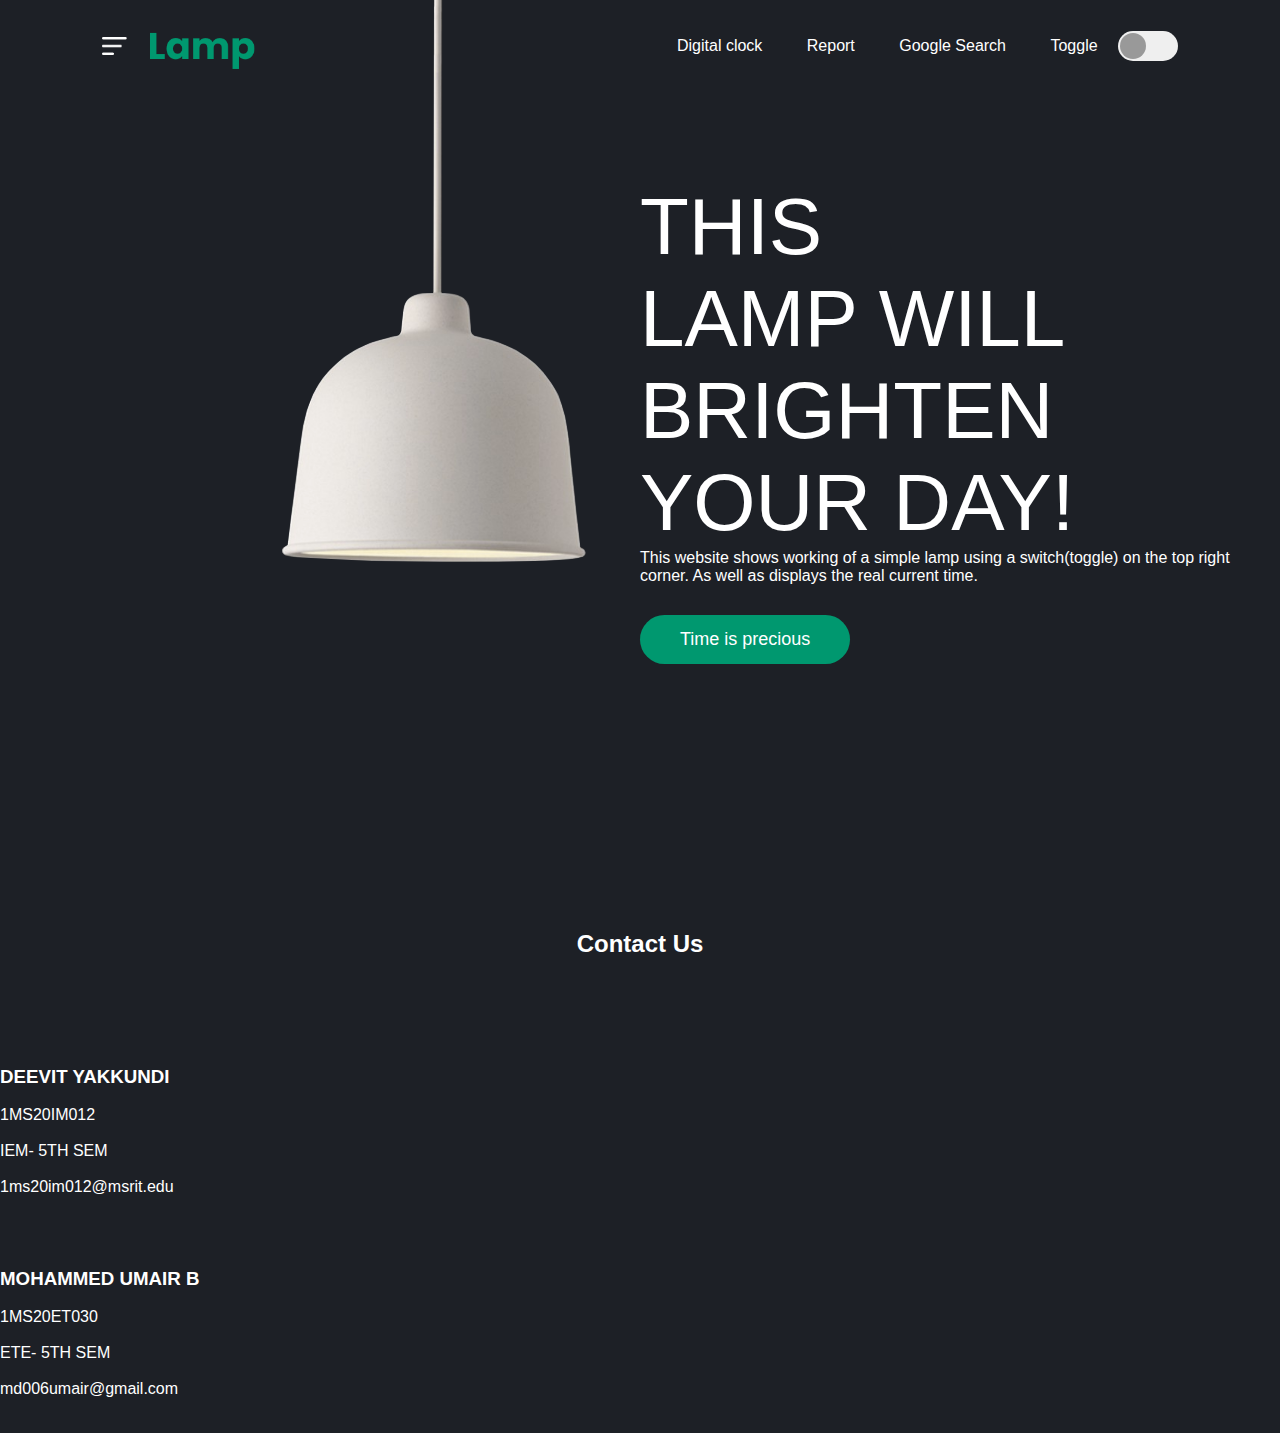
<file: index.html>
<!DOCTYPE html>
<html lang="en">

<head>
    <meta charset="UTF-8">
    <meta name="viewport" content="width=device-width, initial-scale=1.0">
    <meta http-equiv="X-UA-Compatible" content="IE=edge">
    <title>Hi There </title>
    <link rel="stylesheet" href="styles.css">

</head>

<body>
    <div>
        <div class="hero">
            <nav>
                <img src="images/menu.png" class="menu-img">
                <img src="images/logo2.png" class="logo" height=100% width=10%>
                <ul>
                    <li><a href="digitalclock.html">Digital clock</a></li>
                    <li><a href="">Report</a></li>
                    <li><a href="http://www.google.com">Google Search</a></li>
                    <li><a href="">Toggle</a></li>
                </ul>
                <button type="button" id="btn"><span></span></button>
            </nav>
            <div class="lamp-container">
                <img src="images/lamp.png" class="lamp">
                <img src="images/light.png" class="light" id="light">

            </div>

            <div class="text-contatiner">
                <h1>THIS <br>LAMP WILL <br>BRIGHTEN YOUR DAY!</h1>
                <p> This website shows working of a simple lamp using a switch(toggle) on the top right corner.
                    As well as displays the real current time.
                </p>
                <a href="digitalclock.html">Time is precious</a>
            </div>
        </div>
    </div>
    <section class="Contact">
        <h2 class="text-center">Contact Us</h2><br>
        <p class="text-center"><h3>DEEVIT YAKKUNDI</h3>
            <br>
            1MS20IM012 <br>
            <br>
            IEM- 5TH SEM <br>
            <br>
            1ms20im012@msrit.edu<br>
    
            <br><br><br><br>
            <h3> MOHAMMED UMAIR B</h3><br>
    
            1MS20ET030 <br>
            <br>
            ETE- 5TH SEM <br>
            <br>
            md006umair@gmail.com
        </p>
    </section>
    <script>
        var btn= document.getElementById("btn");
        var light= document.getElementById("light");

        btn.addEventListener("click",()=>{
        btn.classList.toggle("active");
        light.classList.toggle("on");
    })        
    </script>
</body>

</html>
</file>
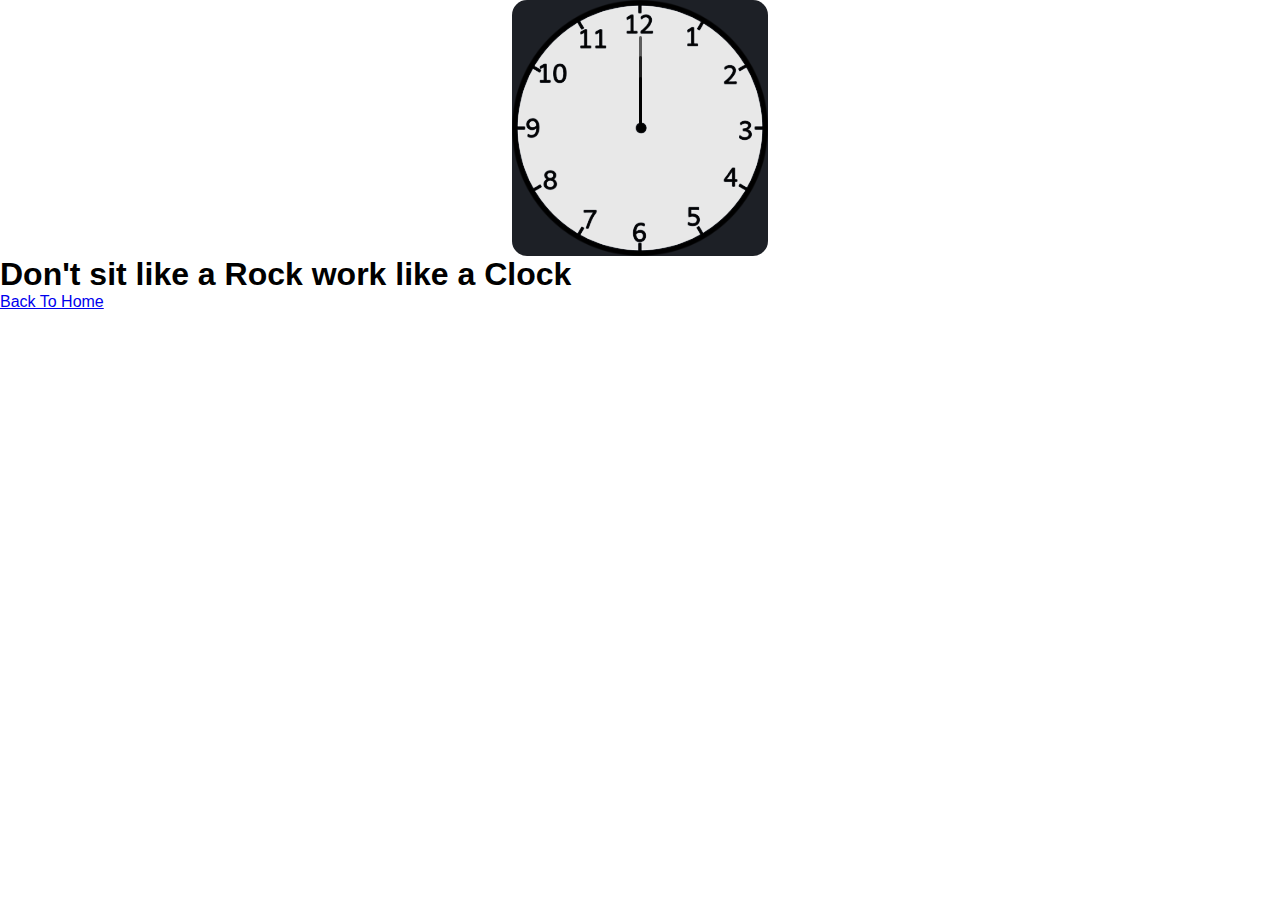
<file: digitalclock.html>
<!DOCTYPE html>
<html lang="en">
<head>
    <meta charset="UTF-8">
    <meta name="viewport" content="width=device-width, initial-scale=1.0">
    <title>Analog Clock</title>
    <link rel="stylesheet" href="index.css">
    <script src="index.js"></script>
</head>
<body>
     <div id="clockcontainer">
         <div id="hour"></div>
         <div id="minute"></div>
         <div id="second"></div>
     </div>
     <h1>Don't sit like a Rock work like a Clock </h1>
     <a href="index.html">Back To Home</a>
</body>
</html>
</file>
<file: styles.css>
*{
    margin: 0; padding:0;
    font-family: 'poppins', sans-serif;
    box-sizing:border-box;
    }
    .hero{
        background-color: #1d2026;
        min-height: 100vh;
        color: #fff;
        position: relative;
    }
    nav{
        display: flex;
        align-items: center;
        padding: 20px 8%;
    }
    nav .menu-img{
        width:25px;
        margin-right:20px; 
        cursor:pointer;
    }
    nav ul{
        flex:1;
        text-align:right;
    }
    nav ul li{
        display: inline-block; 
        list-style:none;
        margin:0 20px;
    
    }
    nav ul li a{
    text-decoration:none;
    color:#fff;
    }
    
    button{
        background:#efefef;
        height: 30px;
        width:60px;
        border-radius:20px;
        border: 0;
        outline:0;
        cursor: pointer;
        transition: background 0.5s;
    }
    
    button span{
        display:block;
        background:#999;
        height:26px;
        width:26px;
        border-radius:50%;
        margin-left: 2px;
        transition: background 0.5s, margin-left 0.5s;    
    }
    
    .lamp-container{
        position: absolute;
        top: -20px;
        left:22%;
        width:200px;
    }
    .light{
        position:absolute;
        top:98%;
        left:50%;
        transform: translateX(-50%);
        width:700px;
        margin-left:+40px;
        opacity: 0;
        transition: opacity 0.5s;
    }
    
    .text-contatiner{
        max-width: 600px; 
        margin-top:7%; 
        margin-left:50%;
        }
    .text-contatiner h1{
        font-size:80px;
        font-weight: 400;
        }
    .text-contatiner a{
        background:#00986f;
        text-decoration:none;
        padding: 14px 40px;
        display: inline-block;
        color:#fff;
        font-size: 18px; 
        margin-top: 30px; 
        border-radius: 30px;
        }
    
        .control{
            display: flex;
            align-items: center;
            justify-content: flex-end;
            margin-top: 150px;
        }
    
        .control .line{
            width:250px;
            height:4px;
            background: ■#fff;
            margin:0 20px;
            border: radius 2px;
        }
        .control .line span{
            width:50%;
            height:8px;
            margin-top: -2px; 
            border-radius: 4px; 
            background: #00986f; 
            display:block;
    }
    .active{
        background:green;
    
    }
    .active span{
        background: white;
        margin-left:31px;
    }
    .on{
        opacity: 1;
    }
    
    .Contact{
    background-color: #1d2026;
    height: 533px;
    color:#fff;
    }
    .text-center{
    text-align:center;
    padding: 30px;
    font-family: 'Ubuntu', sans-serif;
    }
    .form{
        max-width:500px;
        margin: 42px auto;
    }
    .form input{
    margin:30px 0;
    width: 100%;
    font-size: 19px;
    border: 2px solid
    gainsboro;
    border-radius: 6px;
    }
</file>
<file: index.css>
*{
    margin: 0;
    padding:0;
    font-family:'poppins',sans-serif;
    box-sizing:border-box;
}
.hero{
    background: #1d2026;
    min-height:100vh;
    width:100%;
    color:#fff;
    position:relative;
}
nav{
    display:flex;
    align-items:center;
    padding:20px 8%;
}
nav .menu-img{
    width:25px;
    margin-right:20px;
    cursor:pointer;
}
nav ul{
    flex:1;
    text-align:right;
}
nav ul li{
    display:inline-block;
    list-style:none;
    margin:0 20px;
}
nav ul li a{
    text-decoration:none;
    color:#fff;

}
button{
    background: #efefef;
    height: 30px;
    width:60px;
    border-radius:20px ;
    border: 0;
    outline:0;
    cursor:pointer;
    transition: background 0.5s ;
}
button span{
    display:block;
    background:#999;
    height:26px;
    width:26px;
    border-radius:50%;
    margin-left:2px;
    transition: background 0.5s,margin-left 0.5s ;
}
.lamp-container{
    position: absolute;
    top:-20px;
    left:22%;
    width:200px;
}
.light{
    position:absolute;
    top:98%;
    left:50%;
    transform: translateX(-50%);
    width:700px;
    margin-left:+40px;
    opacity: 0;
    transition: opacity 0.5s;
}
.text-contatiner{
    max-width:600px;
    margin-top:7%;
    margin-left:50%;

}
.text-contatiner h1{
    font-size:80px;
    font-weight:400;
}
.text-contatiner a{
    text-decoration:none;
    background:#00986f;
    padding:14px 40px;
    display: inline-block;
    color:#fff;
    font-size: 18px;
    margin-top: 30px;
    border-radius: 30px;
}
.control{
    display:flex;
    align-items: center;
    justify-content: flex-end;
    margin-top: 150px;
}
.control .line{
    width:250px;
    height:4px;
    background:#fff;
    margin:0 20px;
    border: radius 2px;

}
.control .line span{
    width:50%;
    height:8px;
    margin-top:-2px;
    border-radius: 4px;
    background: #00986f;
    display:block; 
}
.active{
    background:green;
}
.active span{
    background:white;
    margin-left:31px;
}
.on{
    opacity: 1;
}
.Contact{
    background-color: #1d2026;
    height: 533px;
    color:#fff;

}
.text-center{
    text-align:center;
    padding: 30px;
    font-family:'Ubuntu', sans-serif;
}
.form{
    max-width:500px;
    margin: 42px auto;
}
.form input{
    margin:30px 0;
    width: 100%;
    font-size: 19px;
    border:2px solid gainsboro;
    border-radius: 6px;
}

.clock__bg{
    background-color: #1d2026;
}

.clock__head{
    text-align: center;
    font-size: 2rem ;
    margin-bottom: 1.5rem;
    color: #fff;
}

#clockcontainer{
    position: relative;
    /* border: 2px solid black; */
    margin: auto;
    height: 20vw;
    width: 20vw;
    background: url(/images/clock.png) no-repeat;
    background-size: 100%;
    background-color: #1d2026;
    background-blend-mode: hard-light;
    border-radius: 15px;
}
#hour{
    position: absolute;
    background: black;
    border-radius: 10px;
    width: 1.2%;
    height: 20%;
    top: 30%;
    left: 49.6%;
    opacity: 1;
    transform-origin: bottom;
}
#minute{
    position: absolute;
    background: black;
    border-radius: 10px;
    width: 0.9%;
    height: 28%;
    top: 22%;
    left: 49.8%;
    opacity: 0.7;
    transform-origin: bottom;
    
}
#second{
    position: absolute;
    background: black;
    border-radius: 10px;
    width: 0.8%;
    height: 36%;
    top: 14%;
    left: 49.8%;
    opacity: 0.6;
    transform-origin: bottom;
}
</file>
